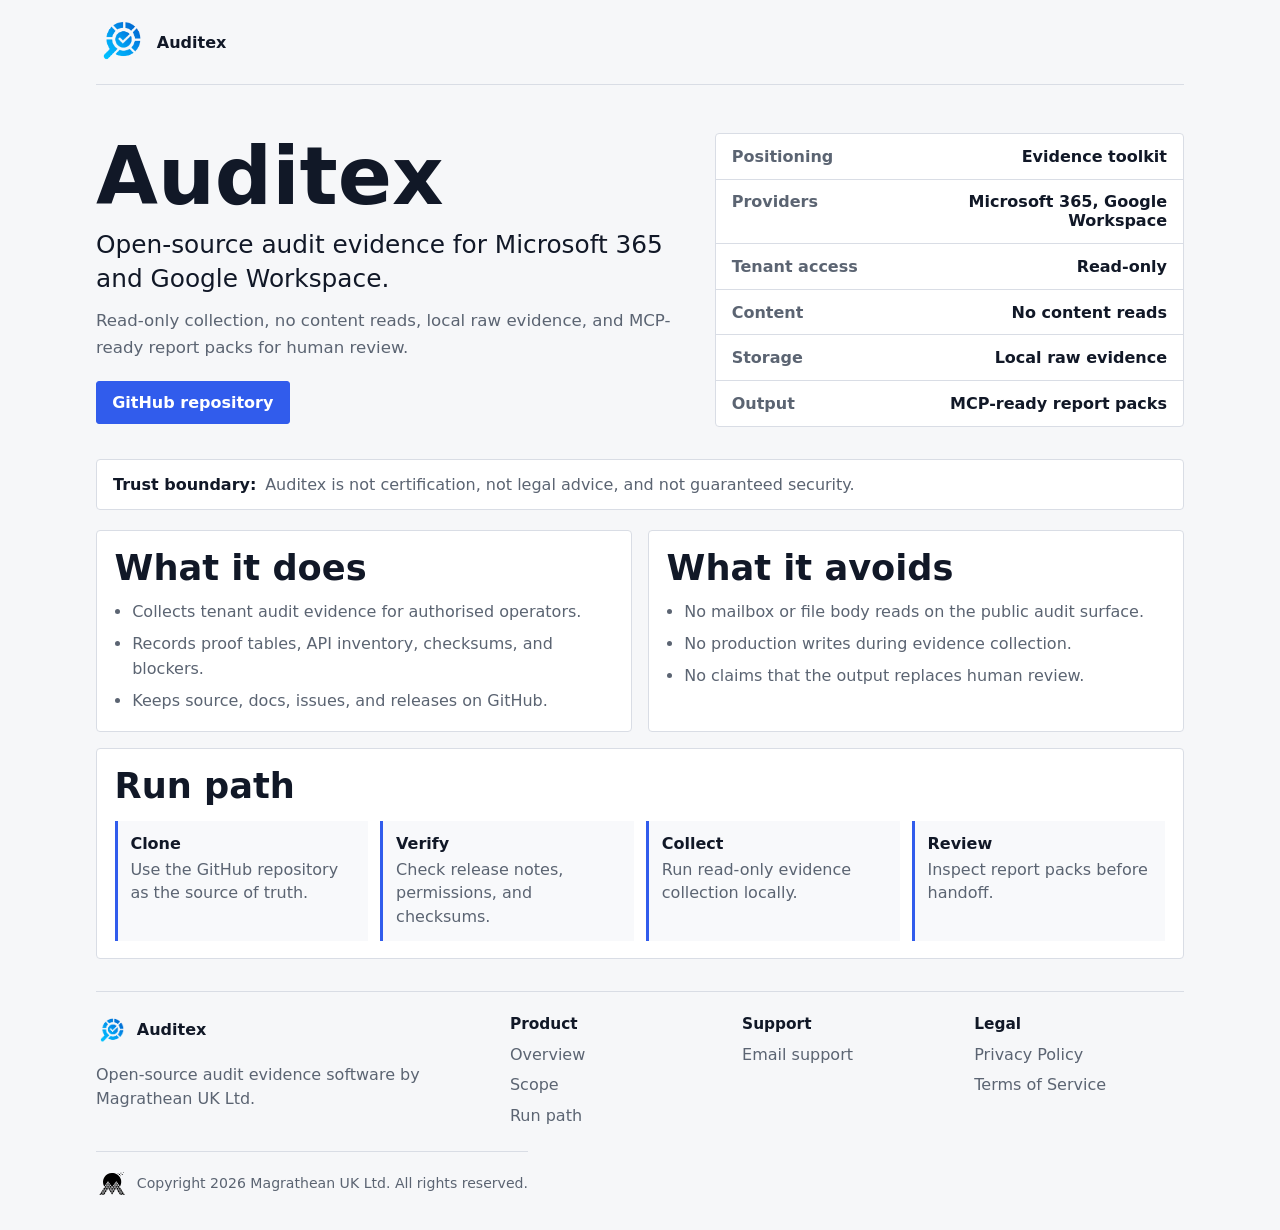
<file: index.html>
<!doctype html>
<html lang="en-GB">
<head>
  <meta charset="utf-8">
  <meta name="viewport" content="width=device-width, initial-scale=1">
  <meta name="robots" content="index,follow">
  <meta name="description" content="Auditex is an open-source, read-only Microsoft 365 and Google Workspace audit evidence toolkit.">
  <meta property="og:title" content="Auditex | Open-source tenant audit evidence">
  <meta property="og:description" content="Read-only Microsoft 365 and Google Workspace audit evidence toolkit. Source, docs, and releases live on GitHub.">
  <meta property="og:type" content="website">
  <meta property="og:url" content="https://auditex.hu/">
  <meta property="og:image" content="https://auditex.hu/assets/icon-192.png">
  <meta name="twitter:card" content="summary_large_image">
  <meta name="twitter:title" content="Auditex | Open-source tenant audit evidence">
  <meta name="twitter:description" content="Open-source tenant audit evidence for Microsoft 365 and Google Workspace.">
  <meta name="twitter:image" content="https://auditex.hu/assets/icon-192.png">
  <link rel="canonical" href="https://auditex.hu/">
  <link rel="icon" type="image/png" sizes="32x32" href="/assets/icon-32.png">
  <link rel="icon" type="image/png" sizes="192x192" href="/assets/icon-192.png">
  <link rel="apple-touch-icon" sizes="180x180" href="/assets/apple-touch-icon.png">
  <link rel="stylesheet" href="/assets/auditex-plain-v2.css">
  <script async src="https://www.googletagmanager.com/gtag/js?id=G-S0JDG0B9MT"></script>
  <script>
    window.dataLayer = window.dataLayer || [];
    function gtag(){dataLayer.push(arguments);}
    gtag('consent', 'default', {
      analytics_storage: 'granted',
      ad_storage: 'granted',
      ad_user_data: 'granted',
      ad_personalization: 'granted',
      functionality_storage: 'granted',
      personalization_storage: 'granted',
      security_storage: 'granted'
    });
    gtag('js', new Date());
    gtag('config', 'G-S0JDG0B9MT');
  </script>
  <title>Auditex | Open-source tenant audit evidence</title>
  <script type="application/ld+json">
    {
      "@context": "https://schema.org",
      "@type": "SoftwareApplication",
      "name": "Auditex",
      "applicationCategory": "SecurityApplication",
      "operatingSystem": "macOS, Linux, Windows",
      "url": "https://auditex.hu/",
      "codeRepository": "https://github.com/magrathean-uk/auditex",
      "downloadUrl": "https://github.com/magrathean-uk/auditex/releases",
      "sameAs": ["https://github.com/magrathean-uk/auditex"],
      "description": "Open-source, read-only Microsoft 365 and Google Workspace audit evidence toolkit.",
      "offers": {
        "@type": "Offer",
        "price": "0",
        "priceCurrency": "GBP"
      }
    }
  </script>
</head>
<body>
  <a class="skip-link" href="#content">Skip to content</a>
  <div class="page">
    <header class="site-header">
      <a class="brand" href="/" aria-label="Auditex home">
        <img class="brand-logo" src="/assets/auditex-logo.webp" width="96" height="96" alt="Auditex logo">
        <span>Auditex</span>
      </a>
    </header>

    <main id="content">
      <section class="product-intro" id="product">
        <div>
          <h1>Auditex</h1>
          <p class="lede">Open-source audit evidence for Microsoft 365 and Google Workspace.</p>
          <p class="summary">Read-only collection, no content reads, local raw evidence, and MCP-ready report packs for human review.</p>
          <div class="actions">
            <a class="button primary" href="https://github.com/magrathean-uk/auditex">GitHub repository</a>
          </div>
        </div>

        <dl class="fact-table" aria-label="Auditex facts">
          <div><dt>Positioning</dt><dd>Evidence toolkit</dd></div>
          <div><dt>Providers</dt><dd>Microsoft 365, Google Workspace</dd></div>
          <div><dt>Tenant access</dt><dd>Read-only</dd></div>
          <div><dt>Content</dt><dd>No content reads</dd></div>
          <div><dt>Storage</dt><dd>Local raw evidence</dd></div>
          <div><dt>Output</dt><dd>MCP-ready report packs</dd></div>
        </dl>
      </section>

      <section class="notice">
        <strong>Trust boundary:</strong>
        <span>Auditex is not certification, not legal advice, and not guaranteed security.</span>
      </section>

      <section class="two-column" id="scope">
        <div>
          <h2>What it does</h2>
          <ul class="plain-list">
            <li>Collects tenant audit evidence for authorised operators.</li>
            <li>Records proof tables, API inventory, checksums, and blockers.</li>
            <li>Keeps source, docs, issues, and releases on GitHub.</li>
          </ul>
        </div>
        <div>
          <h2>What it avoids</h2>
          <ul class="plain-list">
            <li>No mailbox or file body reads on the public audit surface.</li>
            <li>No production writes during evidence collection.</li>
            <li>No claims that the output replaces human review.</li>
          </ul>
        </div>
      </section>

      <section class="run-section" id="run">
        <h2>Run path</h2>
        <ol class="run-list">
          <li><strong>Clone</strong><span>Use the GitHub repository as the source of truth.</span></li>
          <li><strong>Verify</strong><span>Check release notes, permissions, and checksums.</span></li>
          <li><strong>Collect</strong><span>Run read-only evidence collection locally.</span></li>
          <li><strong>Review</strong><span>Inspect report packs before handoff.</span></li>
        </ol>
      </section>

    </main>

    <footer class="site-footer">
      <div class="footer-grid">
        <div>
          <a class="brand" href="/" aria-label="Auditex home">
            <img class="brand-logo" src="/assets/auditex-logo.webp" width="96" height="96" alt="">
            <span>Auditex</span>
          </a>
          <p>Open-source audit evidence software by Magrathean UK Ltd.</p>
        </div>
        <div>
          <h3>Product</h3>
          <ul>
            <li><a href="#product">Overview</a></li>
            <li><a href="#scope">Scope</a></li>
            <li><a href="#run">Run path</a></li>
          </ul>
        </div>
        <div>
          <h3>Support</h3>
          <ul>
            <li><a href="mailto:contact@magrathean.uk">Email support</a></li>
          </ul>
        </div>
        <div>
          <h3>Legal</h3>
          <ul>
            <li><a href="/privacy/">Privacy Policy</a></li>
            <li><a href="/terms/">Terms of Service</a></li>
          </ul>
        </div>
      </div>
      <p class="copyright"><img src="/assets/magrathean-mark.svg" alt=""> Copyright 2026 Magrathean UK Ltd. All rights reserved.</p>
    </footer>
  </div>
</body>
</html>
</file>
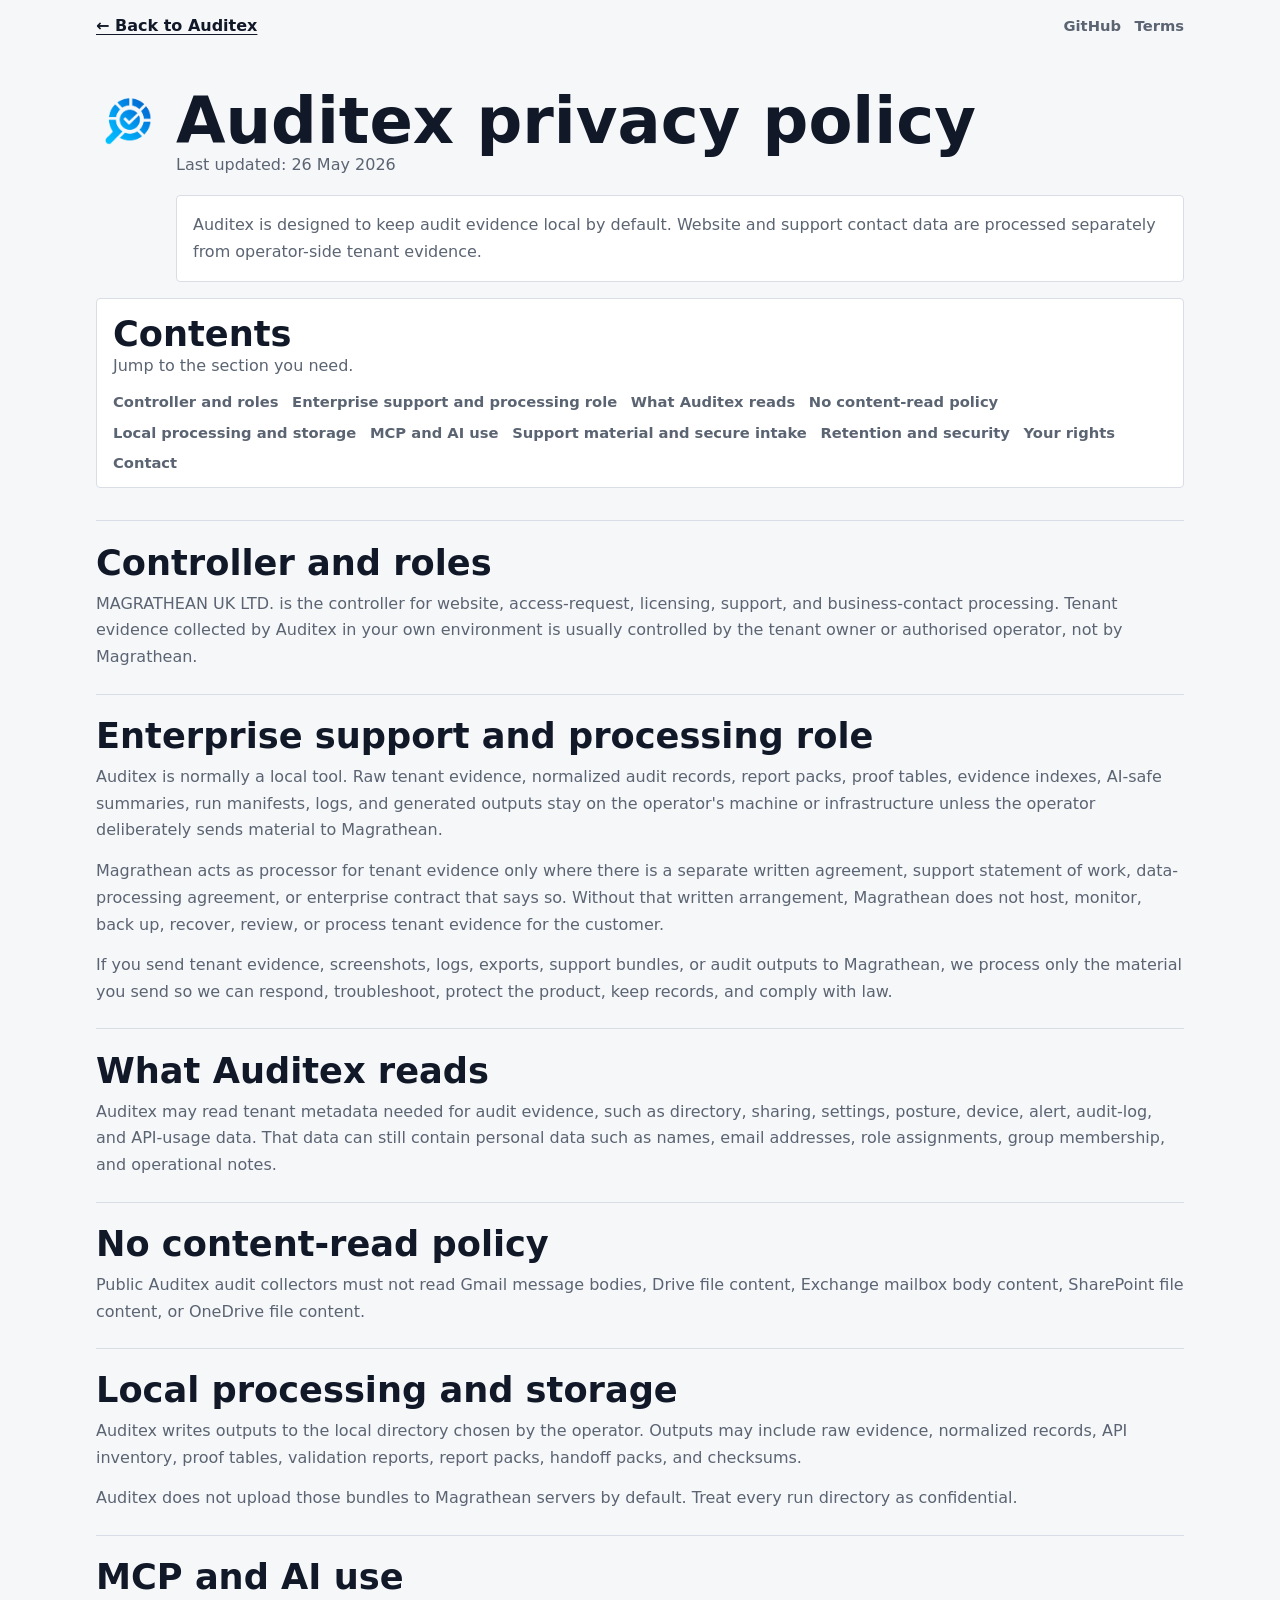
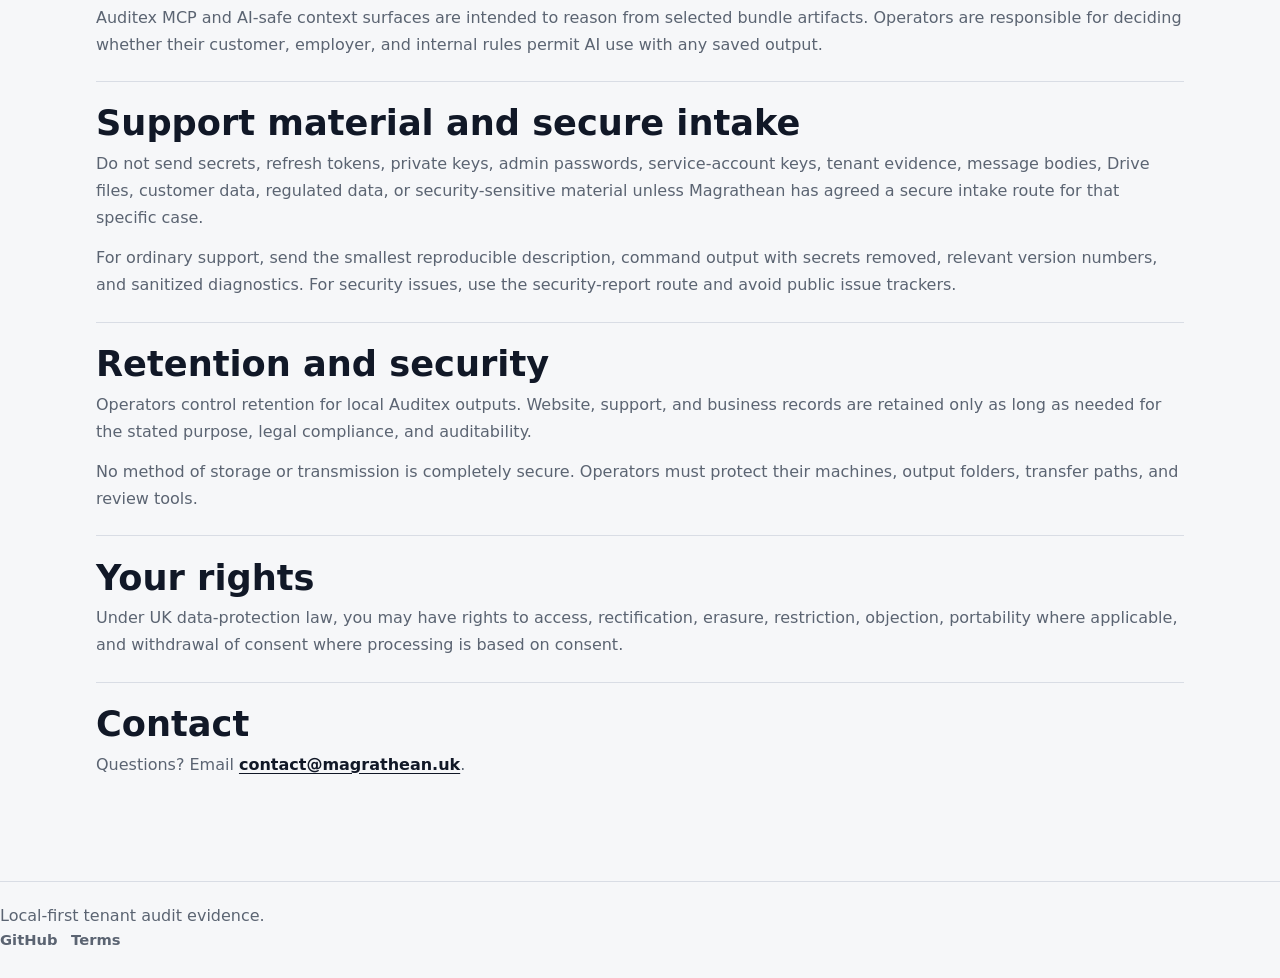
<file: privacy/index.html>
<!doctype html>
<html lang="en-GB">
<head>
  <meta charset="utf-8">
  <meta name="viewport" content="width=device-width, initial-scale=1">
  <meta name="description" content="Auditex privacy policy for local-first tenant audit evidence and website-side contact processing.">
  <meta name="robots" content="index,follow">
  <link rel="canonical" href="https://auditex.hu/privacy/">
  <link rel="icon" type="image/png" sizes="32x32" href="/assets/icon-32.png">
  <link rel="icon" type="image/png" sizes="192x192" href="/assets/icon-192.png">
  <link rel="apple-touch-icon" sizes="180x180" href="/assets/apple-touch-icon.png">
  <link rel="stylesheet" href="/assets/auditex-plain-v2.css">
  <script async src="https://www.googletagmanager.com/gtag/js?id=G-S0JDG0B9MT"></script>
  <script>
    window.dataLayer = window.dataLayer || [];
    function gtag(){dataLayer.push(arguments);}
    gtag('consent', 'default', {
      analytics_storage: 'granted',
      ad_storage: 'granted',
      ad_user_data: 'granted',
      ad_personalization: 'granted',
      functionality_storage: 'granted',
      personalization_storage: 'granted',
      security_storage: 'granted'
    });
    gtag('js', new Date());
    gtag('config', 'G-S0JDG0B9MT');
  </script>
  <title>Auditex privacy policy</title>
</head>
<body>
  <a class="skip-link" href="#content">Skip to content</a>
  <div class="site-shell">
    <header class="legal-top">
      <a class="back-link" href="/">&larr; Back to Auditex</a>
      <nav class="legal-links" aria-label="Legal links">
        <a href="https://github.com/magrathean-uk/auditex">GitHub</a>
        <a href="/terms/">Terms</a>
      </nav>
    </header>

    <main id="content" class="legal-main">
      <section class="legal-head">
        <img class="hero-logo-lg" src="/assets/auditex-logo.webp" width="192" height="192" alt="Auditex logo">
        <div class="legal-title">
          <h1>Auditex privacy policy</h1>
          <p class="legal-meta">Last updated: 26 May 2026</p>
          <div class="legal-card">
            <p class="legal-copy">Auditex is designed to keep audit evidence local by default. Website and support contact data are processed separately from operator-side tenant evidence.</p>
          </div>
        </div>
      </section>

      <aside class="toc-card" aria-label="Contents">
        <h2>Contents</h2>
        <p>Jump to the section you need.</p>
        <nav class="toc-links" aria-label="Privacy contents">
          <a href="#controller-and-roles">Controller and roles</a>
          <a href="#enterprise-support-and-processing-role">Enterprise support and processing role</a>
          <a href="#what-auditex-reads">What Auditex reads</a>
          <a href="#no-content-read-policy">No content-read policy</a>
          <a href="#local-processing-and-storage">Local processing and storage</a>
          <a href="#mcp-and-ai-use">MCP and AI use</a>
          <a href="#support-material-and-secure-intake">Support material and secure intake</a>
          <a href="#retention-and-security">Retention and security</a>
          <a href="#your-rights">Your rights</a>
          <a href="#contact">Contact</a>
        </nav>
      </aside>

      <section class="legal-sections">
        <section class="legal-section" id="controller-and-roles">
          <h2>Controller and roles</h2>
          <p>MAGRATHEAN UK LTD. is the controller for website, access-request, licensing, support, and business-contact processing. Tenant evidence collected by Auditex in your own environment is usually controlled by the tenant owner or authorised operator, not by Magrathean.</p>
        </section>

        <section class="legal-section" id="enterprise-support-and-processing-role">
          <h2>Enterprise support and processing role</h2>
          <p>Auditex is normally a local tool. Raw tenant evidence, normalized audit records, report packs, proof tables, evidence indexes, AI-safe summaries, run manifests, logs, and generated outputs stay on the operator's machine or infrastructure unless the operator deliberately sends material to Magrathean.</p>
          <p>Magrathean acts as processor for tenant evidence only where there is a separate written agreement, support statement of work, data-processing agreement, or enterprise contract that says so. Without that written arrangement, Magrathean does not host, monitor, back up, recover, review, or process tenant evidence for the customer.</p>
          <p>If you send tenant evidence, screenshots, logs, exports, support bundles, or audit outputs to Magrathean, we process only the material you send so we can respond, troubleshoot, protect the product, keep records, and comply with law.</p>
        </section>

        <section class="legal-section" id="what-auditex-reads">
          <h2>What Auditex reads</h2>
          <p>Auditex may read tenant metadata needed for audit evidence, such as directory, sharing, settings, posture, device, alert, audit-log, and API-usage data. That data can still contain personal data such as names, email addresses, role assignments, group membership, and operational notes.</p>
        </section>

        <section class="legal-section" id="no-content-read-policy">
          <h2>No content-read policy</h2>
          <p>Public Auditex audit collectors must not read Gmail message bodies, Drive file content, Exchange mailbox body content, SharePoint file content, or OneDrive file content.</p>
        </section>

        <section class="legal-section" id="local-processing-and-storage">
          <h2>Local processing and storage</h2>
          <p>Auditex writes outputs to the local directory chosen by the operator. Outputs may include raw evidence, normalized records, API inventory, proof tables, validation reports, report packs, handoff packs, and checksums.</p>
          <p>Auditex does not upload those bundles to Magrathean servers by default. Treat every run directory as confidential.</p>
        </section>

        <section class="legal-section" id="mcp-and-ai-use">
          <h2>MCP and AI use</h2>
          <p>Auditex MCP and AI-safe context surfaces are intended to reason from selected bundle artifacts. Operators are responsible for deciding whether their customer, employer, and internal rules permit AI use with any saved output.</p>
        </section>

        <section class="legal-section" id="support-material-and-secure-intake">
          <h2>Support material and secure intake</h2>
          <p>Do not send secrets, refresh tokens, private keys, admin passwords, service-account keys, tenant evidence, message bodies, Drive files, customer data, regulated data, or security-sensitive material unless Magrathean has agreed a secure intake route for that specific case.</p>
          <p>For ordinary support, send the smallest reproducible description, command output with secrets removed, relevant version numbers, and sanitized diagnostics. For security issues, use the security-report route and avoid public issue trackers.</p>
        </section>

        <section class="legal-section" id="retention-and-security">
          <h2>Retention and security</h2>
          <p>Operators control retention for local Auditex outputs. Website, support, and business records are retained only as long as needed for the stated purpose, legal compliance, and auditability.</p>
          <p>No method of storage or transmission is completely secure. Operators must protect their machines, output folders, transfer paths, and review tools.</p>
        </section>

        <section class="legal-section" id="your-rights">
          <h2>Your rights</h2>
          <p>Under UK data-protection law, you may have rights to access, rectification, erasure, restriction, objection, portability where applicable, and withdrawal of consent where processing is based on consent.</p>
        </section>

        <section class="legal-section" id="contact">
          <h2>Contact</h2>
          <p>Questions? Email <a href="mailto:contact@magrathean.uk">contact@magrathean.uk</a>.</p>
        </section>
      </section>
    </main>

    <footer class="site-footer">
      <p>Local-first tenant audit evidence.</p>
      <nav class="footer-links" aria-label="Footer links">
        <a href="https://github.com/magrathean-uk/auditex">GitHub</a>
        <a href="/terms/">Terms</a>
      </nav>
    </footer>
  </div>
</body>
</html>
</file>
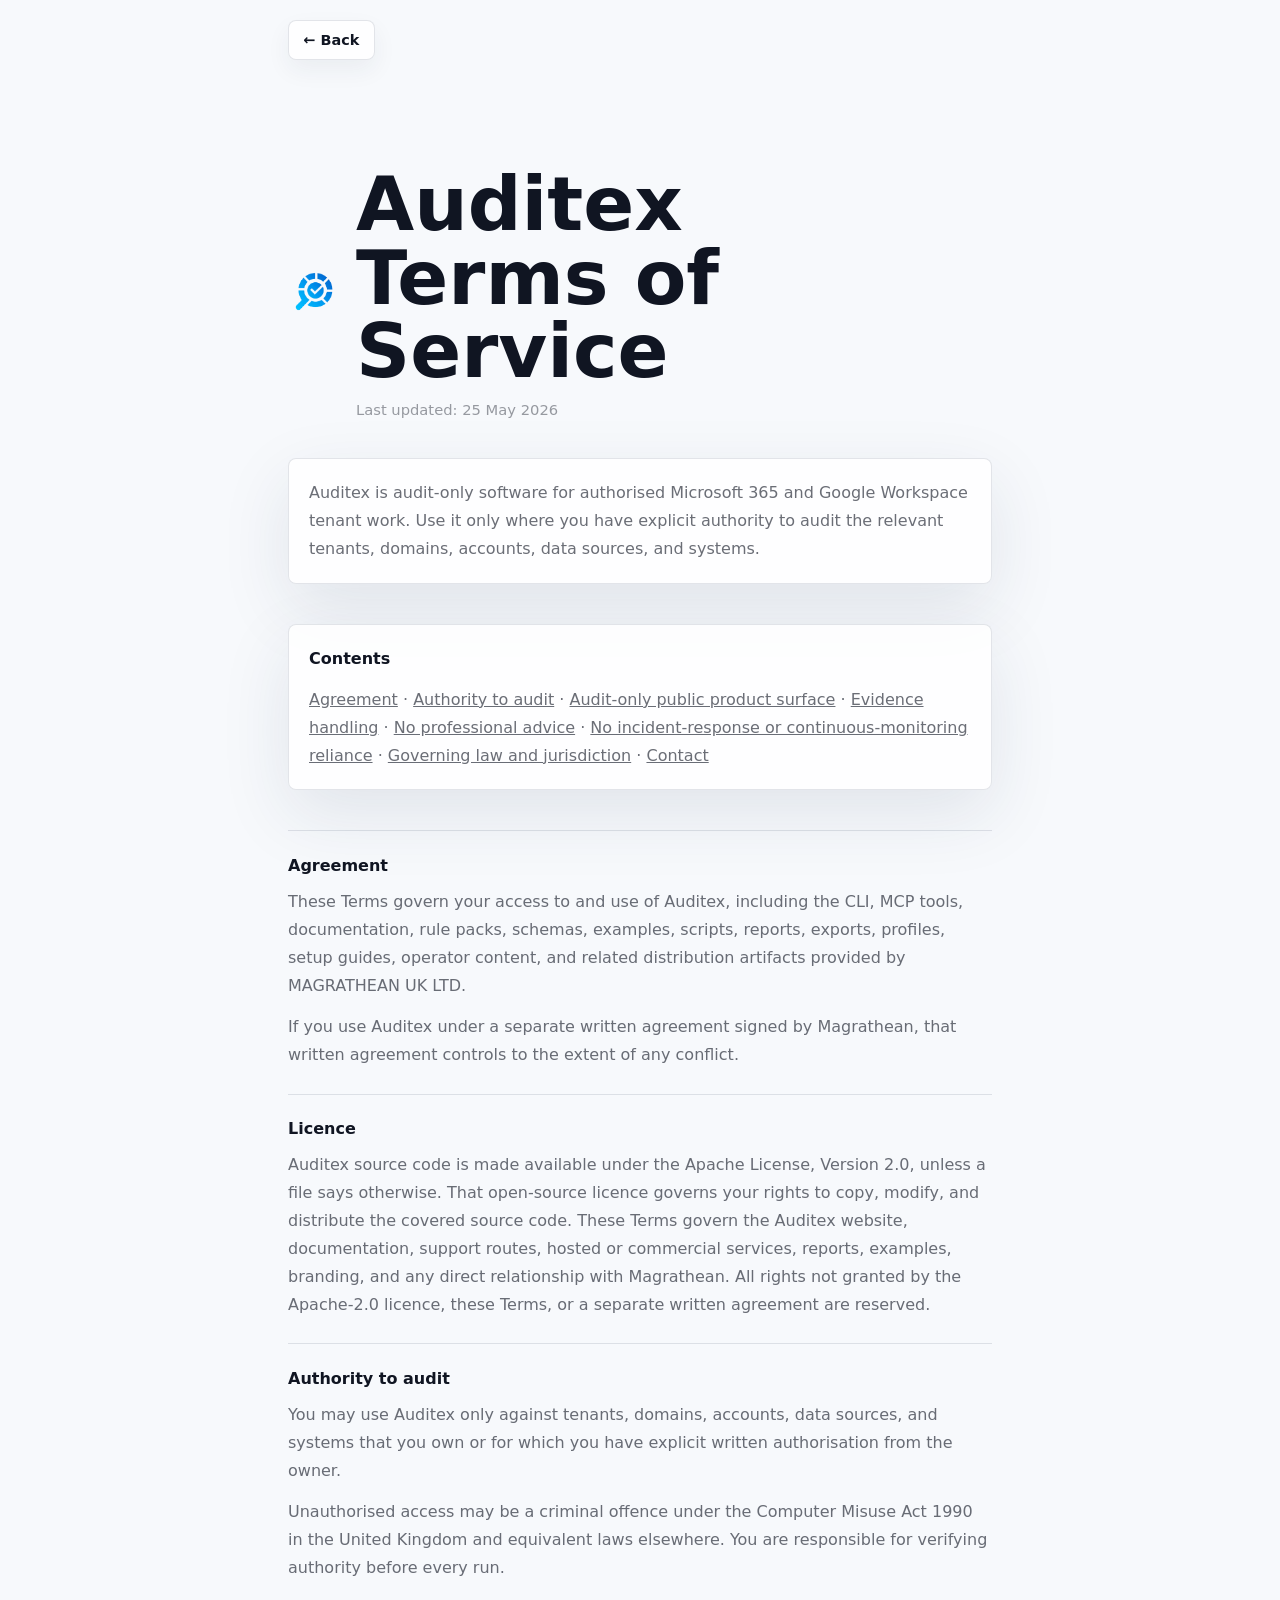
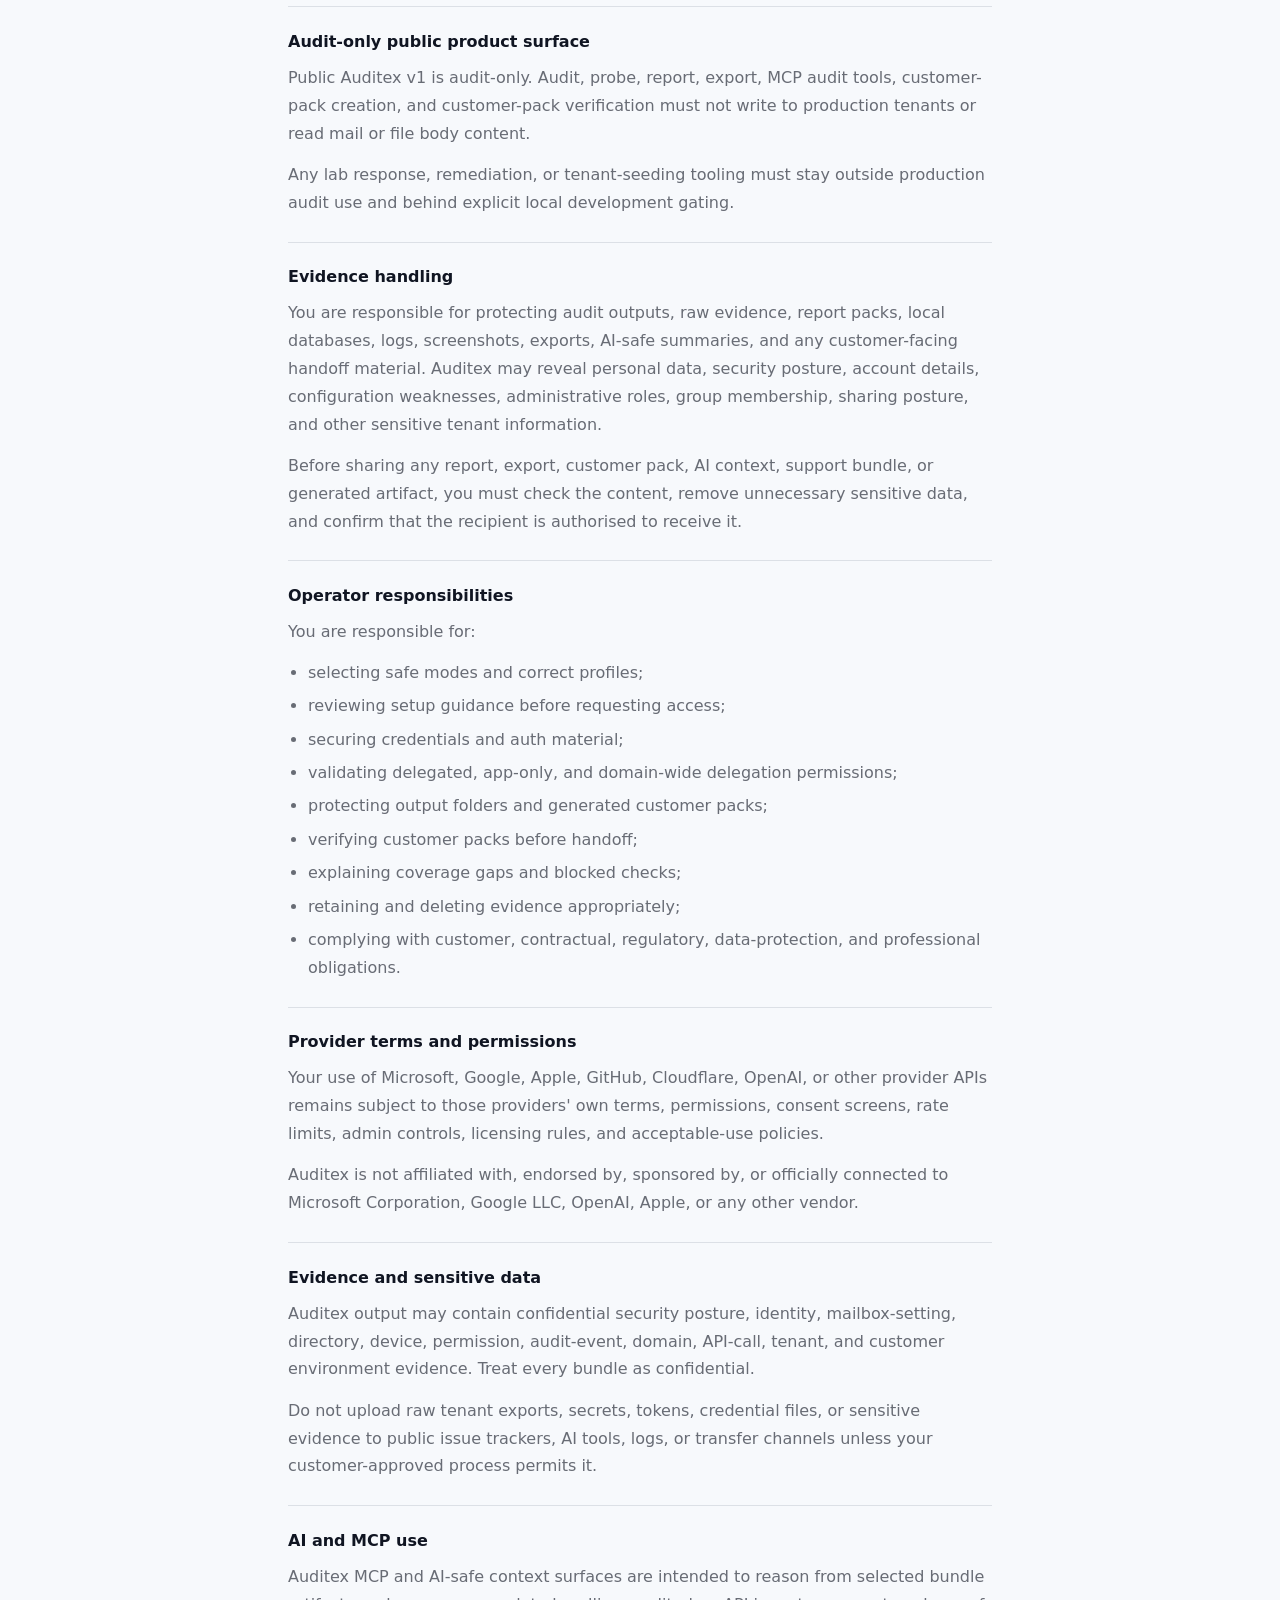
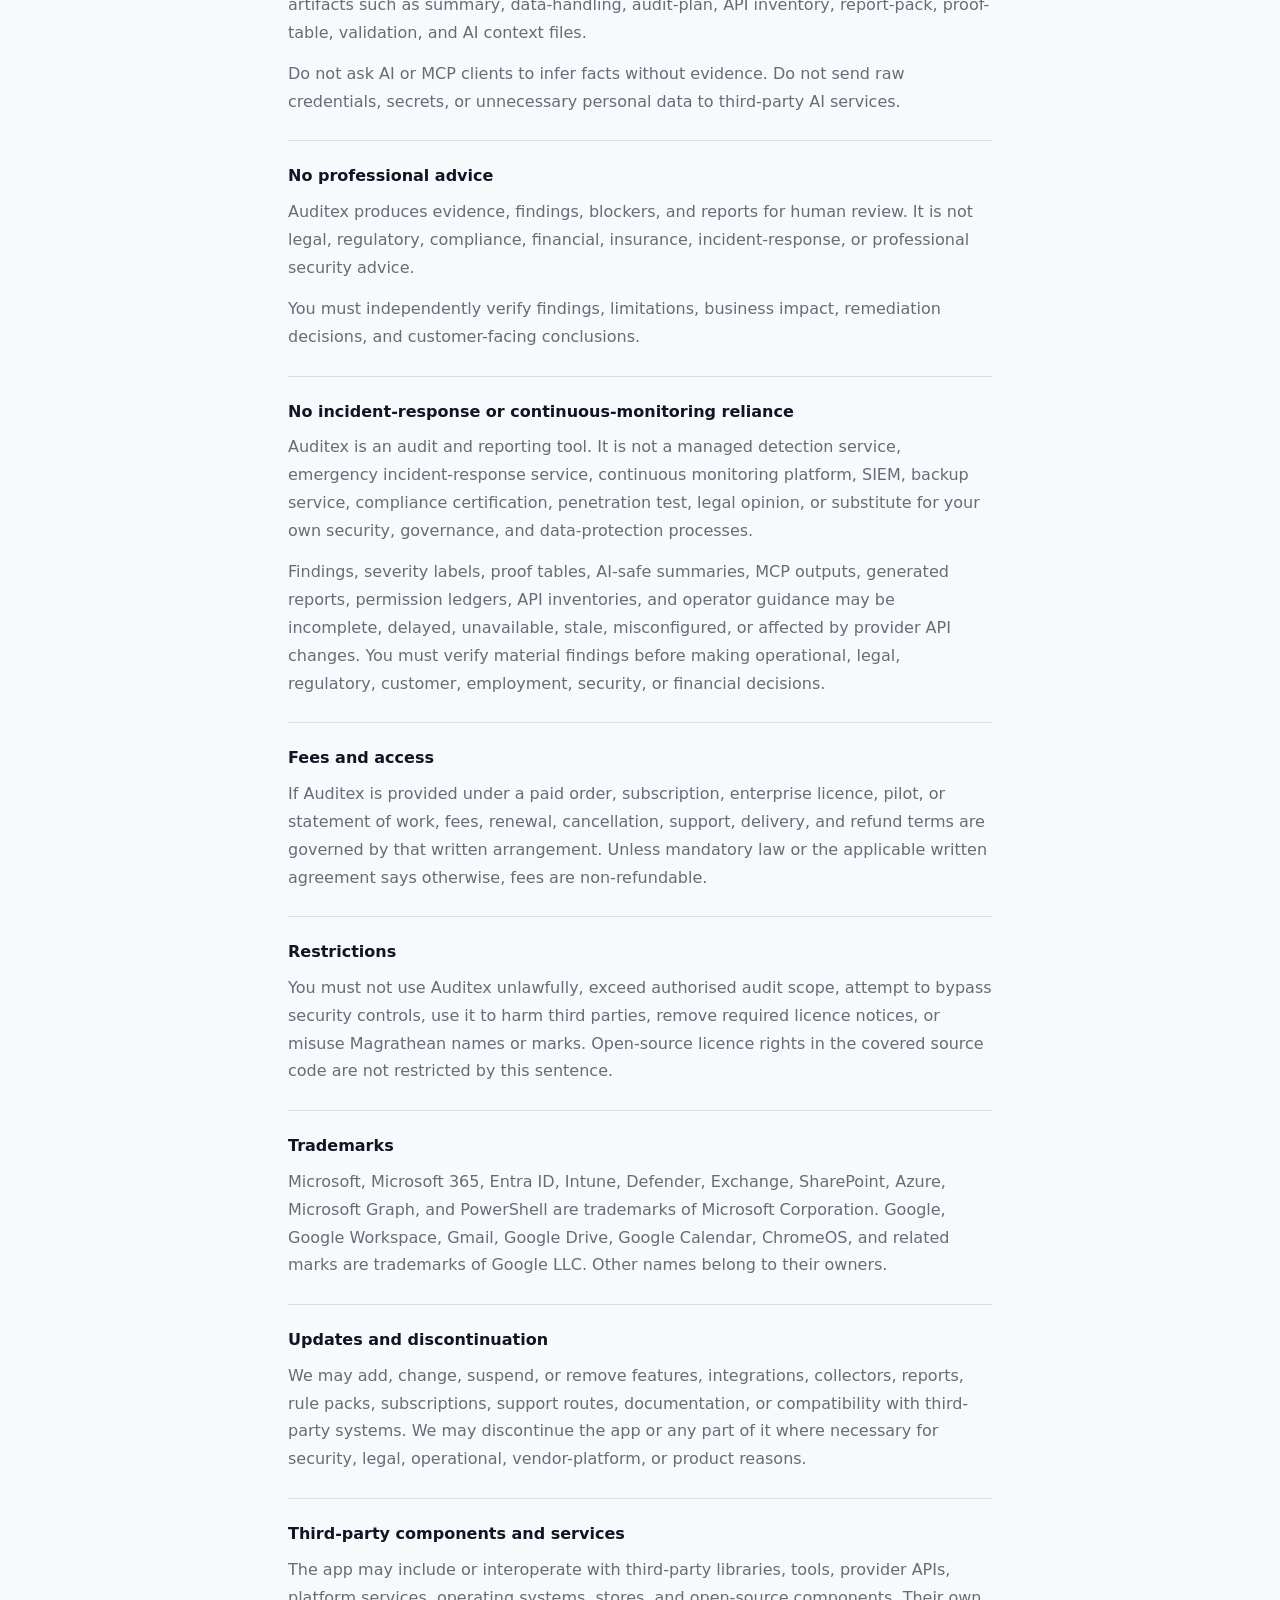
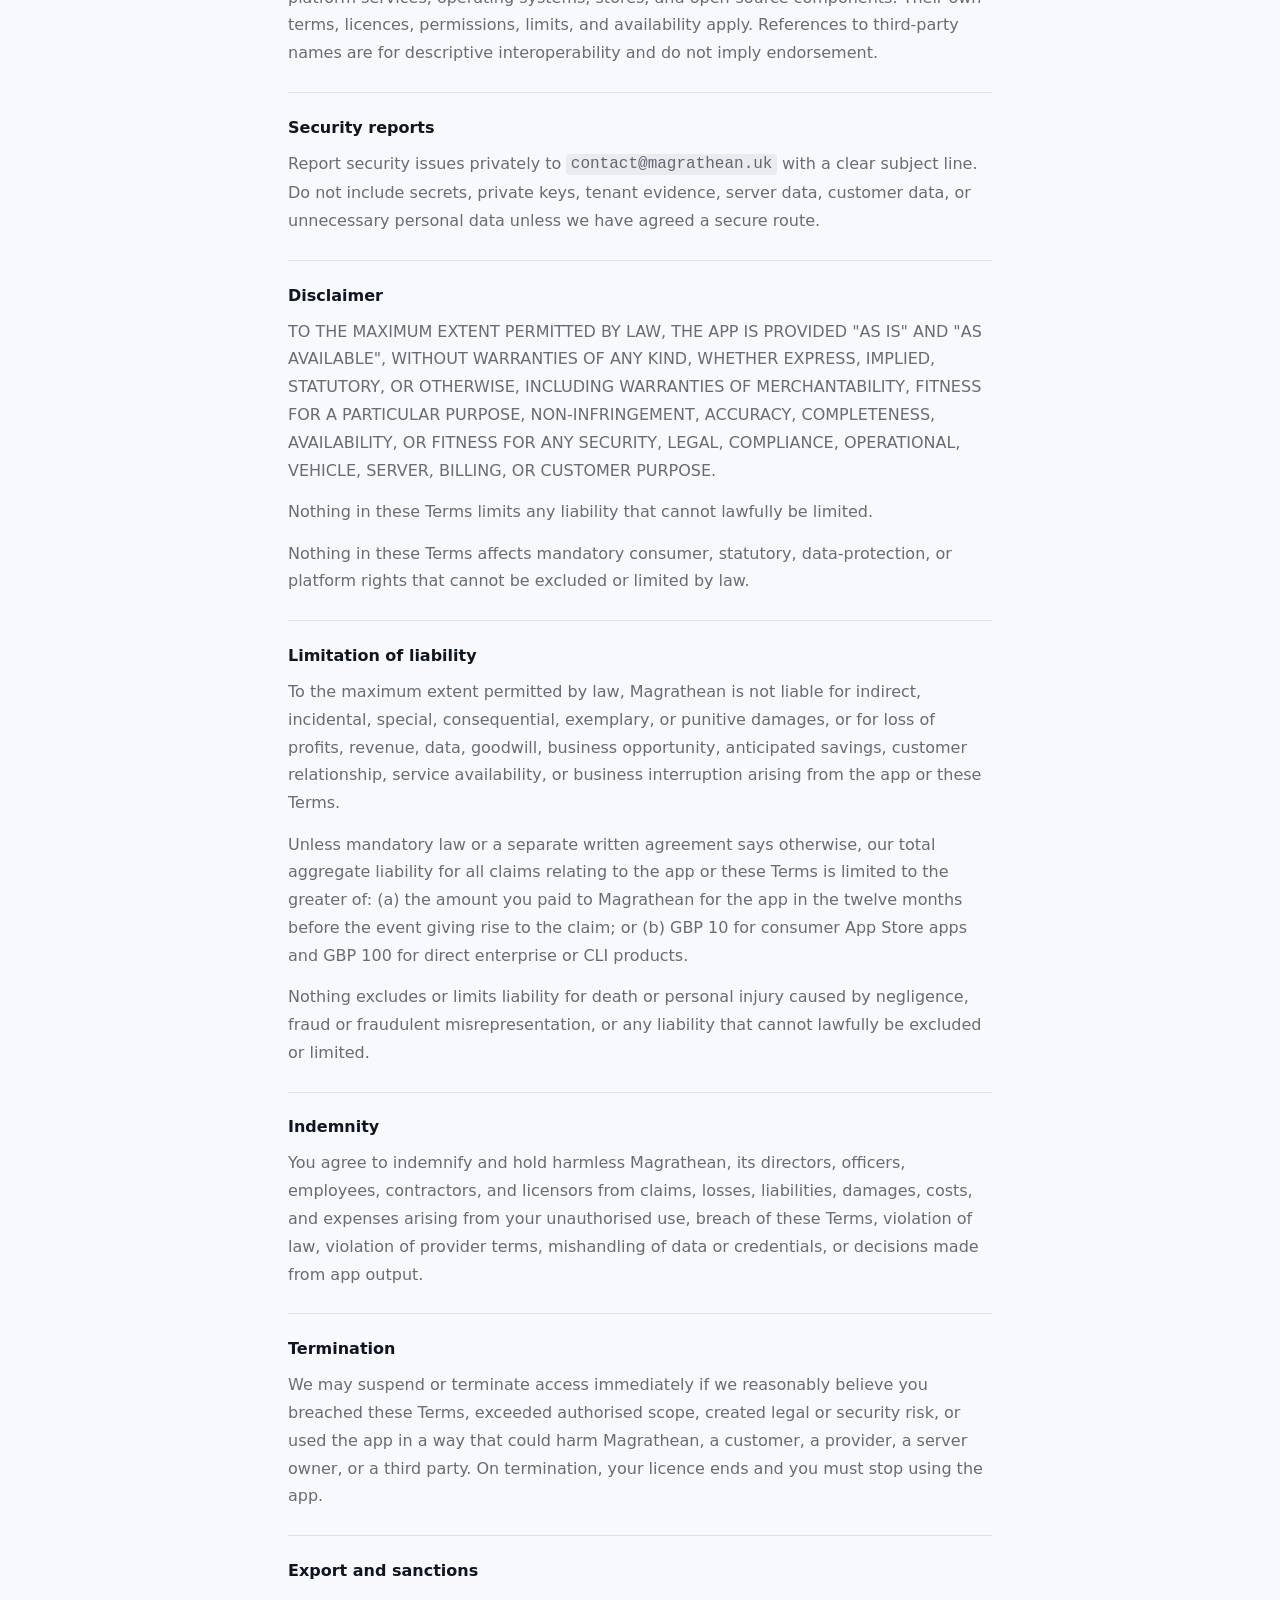
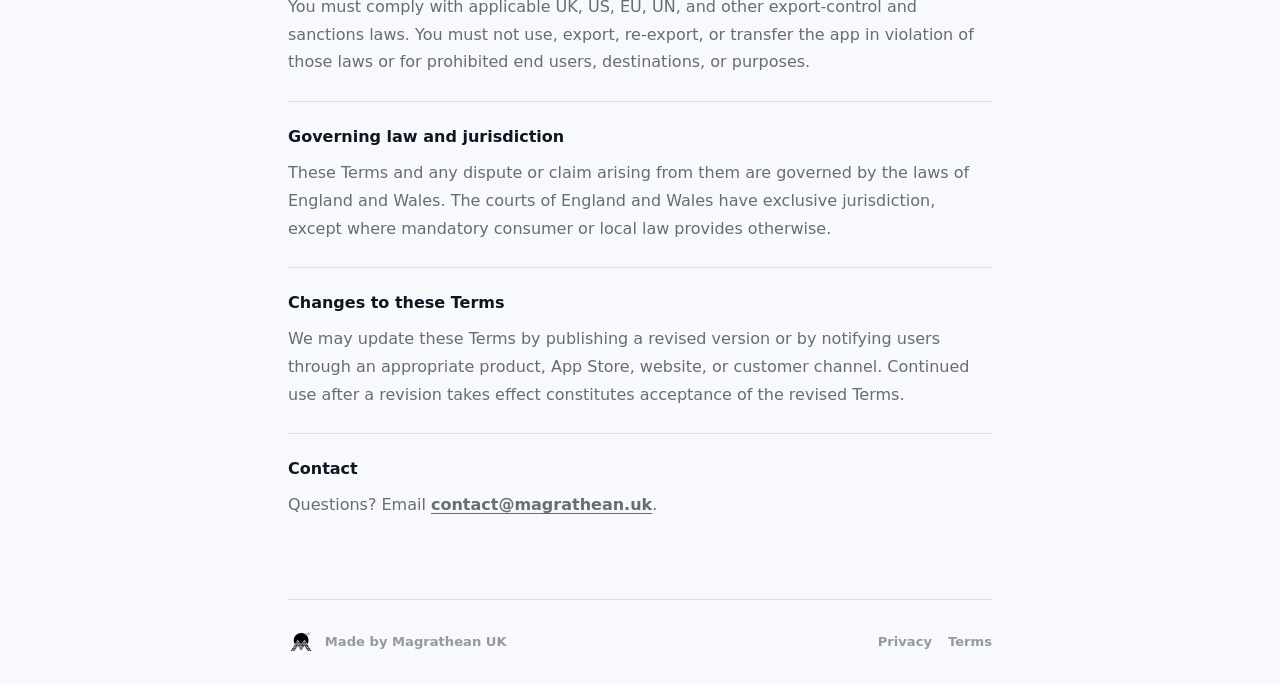
<file: terms/index.html>
<!DOCTYPE html>
<html lang="en-GB">
<head>
  <meta charset="utf-8">
  <meta name="viewport" content="width=device-width, initial-scale=1">
  <meta name="description" content="Auditex legal information for local-first tenant audit evidence.">
  <meta name="robots" content="index,follow">
  <link rel="canonical" href="https://auditex.hu/terms/">
  <link rel="icon" type="image/png" sizes="32x32" href="/assets/icon-32.png">
  <link rel="icon" type="image/png" sizes="192x192" href="/assets/icon-192.png">
  <link rel="apple-touch-icon" sizes="180x180" href="/assets/apple-touch-icon.png">
  <script async src="https://www.googletagmanager.com/gtag/js?id=G-S0JDG0B9MT"></script>
  <script>
    window.dataLayer = window.dataLayer || [];
    function gtag(){dataLayer.push(arguments);}
    gtag('consent', 'default', {
      analytics_storage: 'granted',
      ad_storage: 'granted',
      ad_user_data: 'granted',
      ad_personalization: 'granted',
      functionality_storage: 'granted',
      personalization_storage: 'granted',
      security_storage: 'granted'
    });
    gtag('js', new Date());
    gtag('config', 'G-S0JDG0B9MT');
  </script>
  <title>Auditex Terms of Service</title>
  <style>

    :root {
      color-scheme: light;
      --bg: #f7f9fc;
      --ink: #101522;
      --muted: rgba(16, 21, 34, 0.62);
      --faint: rgba(16, 21, 34, 0.42);
      --line: rgba(31, 46, 76, 0.12);
      --surface: rgba(255, 255, 255, 0.82);
      --shadow: 0 24px 70px rgba(31, 46, 76, 0.10);
    }

    * { box-sizing: border-box; }

    body {
      margin: 0;
      min-width: 320px;
      background: var(--bg);
      color: var(--ink);
      font-family: Inter, ui-sans-serif, system-ui, -apple-system, BlinkMacSystemFont, "Segoe UI", sans-serif;
      -webkit-font-smoothing: antialiased;
      text-rendering: optimizeLegibility;
    }

    a { color: inherit; }
    .page { width: min(100% - 2rem, 44rem); margin: 0 auto; }
    .legal-top { display: flex; align-items: center; justify-content: space-between; gap: 1rem; padding: 1.25rem 0; }
    .back { display: inline-flex; align-items: center; min-height: 2.5rem; border: 1px solid var(--line); border-radius: 8px; padding: 0 0.9rem; background: var(--surface); color: var(--ink); font-size: 0.9rem; font-weight: 700; text-decoration: none; box-shadow: 0 10px 24px rgba(31, 46, 76, 0.06); }
    .made-by { display: inline-flex; align-items: center; gap: 0.65rem; justify-content: center; color: var(--faint); font-size: 0.82rem; font-weight: 720; text-decoration: none; }
    .made-by img { width: 1.65rem; height: 1.65rem; object-fit: contain; }
    main { padding: clamp(2.5rem, 7vw, 5.5rem) 0 5rem; }
    .legal-title { display: flex; align-items: center; gap: 1rem; margin-bottom: 2rem; }
    .app-logo { width: 3.25rem; height: 3.25rem; border-radius: 10px; box-shadow: var(--shadow); object-fit: contain; }
    .app-logo.auditex-logo { border-radius: 0; box-shadow: none; }
    h1, h2, p { margin: 0; }
    h1 { font-size: clamp(2.6rem, 8vw, 4.7rem); line-height: 0.98; letter-spacing: 0; font-weight: 760; }
    .meta { margin-top: 0.75rem; color: var(--faint); font-size: 0.92rem; }
    .highlight { margin: 2.5rem 0; border: 1px solid var(--line); border-radius: 8px; background: var(--surface); box-shadow: var(--shadow); padding: 1.25rem; }
    .highlight p, .legal-section p, .contact p, .legal-section li { color: var(--muted); font-size: 1rem; line-height: 1.74; }
    .legal-section ul { margin: 0.8rem 0 0; padding-left: 1.25rem; }
    .legal-section p + p, .legal-section ul + p, .highlight p + p { margin-top: 0.85rem; }
    .legal-section li + li { margin-top: 0.35rem; }
    code { background: rgba(16, 21, 34, 0.06); border-radius: 4px; padding: 0.08rem 0.28rem; }
    .highlight strong { color: var(--ink); }
    .legal-section { padding: 1.55rem 0; border-top: 1px solid var(--line); }
    .legal-section h2, .contact h2 { margin-bottom: 0.7rem; font-size: 1rem; line-height: 1.3; }
    .contact { padding-top: 1.55rem; border-top: 1px solid var(--line); }
    .contact a { font-weight: 720; text-underline-offset: 0.2em; }
    footer { align-items: center; border-top: 1px solid var(--line); color: var(--faint); display: flex; gap: 1.2rem; justify-content: space-between; padding: 1.8rem 0 2rem; }
    .legal-links { display: inline-flex; gap: 1rem; font-size: 0.82rem; font-weight: 720; }
    .legal-links a { text-decoration: none; }
    .legal-links a:hover, .made-by:hover { color: var(--ink); }
    @media (max-width: 560px) { .legal-top { align-items: flex-start; flex-direction: column-reverse; } .legal-title { align-items: flex-start; flex-direction: column; } .back { width: 100%; justify-content: center; } footer { align-items: flex-start; flex-direction: column; } }

  </style>
</head>
<body>
  <div class="page">
    <header class="legal-top" aria-label="Legal page header">
      <a class="back" href="/">&larr; Back</a>
    </header>

    <main>
      <div class="legal-title">
        <img class="app-logo auditex-logo" src="/assets/auditex-logo.webp" alt="Auditex icon">
        <div>
          <h1>Auditex<br>Terms of Service</h1>
          <p class="meta">Last updated: 25 May 2026</p>
        </div>
      </div>
      <div class="highlight"><p>Auditex is audit-only software for authorised Microsoft 365 and Google Workspace tenant work. Use it only where you have explicit authority to audit the relevant tenants, domains, accounts, data sources, and systems.</p></div>
      <div class="highlight"><p><strong>Contents</strong></p><p><a href="#agreement">Agreement</a> · <a href="#authority-to-audit">Authority to audit</a> · <a href="#audit-only-public-product-surface">Audit-only public product surface</a> · <a href="#evidence-handling">Evidence handling</a> · <a href="#no-professional-advice">No professional advice</a> · <a href="#no-incident-response-or-continuous-monitoring-reliance">No incident-response or continuous-monitoring reliance</a> · <a href="#governing-law-and-jurisdiction">Governing law and jurisdiction</a> · <a href="#contact">Contact</a></p></div>
      <section class="legal-section" id="agreement"><h2>Agreement</h2><p>These Terms govern your access to and use of Auditex, including the CLI, MCP tools, documentation, rule packs, schemas, examples, scripts, reports, exports, profiles, setup guides, operator content, and related distribution artifacts provided by MAGRATHEAN UK LTD.</p>
<p>If you use Auditex under a separate written agreement signed by Magrathean, that written agreement controls to the extent of any conflict.</p></section>
      <section class="legal-section"><h2>Licence</h2><p>Auditex source code is made available under the Apache License, Version 2.0, unless a file says otherwise. That open-source licence governs your rights to copy, modify, and distribute the covered source code. These Terms govern the Auditex website, documentation, support routes, hosted or commercial services, reports, examples, branding, and any direct relationship with Magrathean. All rights not granted by the Apache-2.0 licence, these Terms, or a separate written agreement are reserved.</p></section>
      <section class="legal-section" id="authority-to-audit"><h2>Authority to audit</h2><p>You may use Auditex only against tenants, domains, accounts, data sources, and systems that you own or for which you have explicit written authorisation from the owner.</p>
<p>Unauthorised access may be a criminal offence under the Computer Misuse Act 1990 in the United Kingdom and equivalent laws elsewhere. You are responsible for verifying authority before every run.</p></section>
      <section class="legal-section" id="audit-only-public-product-surface"><h2>Audit-only public product surface</h2><p>Public Auditex v1 is audit-only. Audit, probe, report, export, MCP audit tools, customer-pack creation, and customer-pack verification must not write to production tenants or read mail or file body content.</p>
<p>Any lab response, remediation, or tenant-seeding tooling must stay outside production audit use and behind explicit local development gating.</p></section>
      <section class="legal-section" id="evidence-handling"><h2>Evidence handling</h2><p>You are responsible for protecting audit outputs, raw evidence, report packs, local databases, logs, screenshots, exports, AI-safe summaries, and any customer-facing handoff material. Auditex may reveal personal data, security posture, account details, configuration weaknesses, administrative roles, group membership, sharing posture, and other sensitive tenant information.</p>
<p>Before sharing any report, export, customer pack, AI context, support bundle, or generated artifact, you must check the content, remove unnecessary sensitive data, and confirm that the recipient is authorised to receive it.</p></section>
      <section class="legal-section"><h2>Operator responsibilities</h2><p>You are responsible for:</p>
<ul>
<li>selecting safe modes and correct profiles;</li>
<li>reviewing setup guidance before requesting access;</li>
<li>securing credentials and auth material;</li>
<li>validating delegated, app-only, and domain-wide delegation permissions;</li>
<li>protecting output folders and generated customer packs;</li>
<li>verifying customer packs before handoff;</li>
<li>explaining coverage gaps and blocked checks;</li>
<li>retaining and deleting evidence appropriately;</li>
<li>complying with customer, contractual, regulatory, data-protection, and professional obligations.</li>
</ul></section>
      <section class="legal-section"><h2>Provider terms and permissions</h2><p>Your use of Microsoft, Google, Apple, GitHub, Cloudflare, OpenAI, or other provider APIs remains subject to those providers&#x27; own terms, permissions, consent screens, rate limits, admin controls, licensing rules, and acceptable-use policies.</p>
<p>Auditex is not affiliated with, endorsed by, sponsored by, or officially connected to Microsoft Corporation, Google LLC, OpenAI, Apple, or any other vendor.</p></section>
      <section class="legal-section"><h2>Evidence and sensitive data</h2><p>Auditex output may contain confidential security posture, identity, mailbox-setting, directory, device, permission, audit-event, domain, API-call, tenant, and customer environment evidence. Treat every bundle as confidential.</p>
<p>Do not upload raw tenant exports, secrets, tokens, credential files, or sensitive evidence to public issue trackers, AI tools, logs, or transfer channels unless your customer-approved process permits it.</p></section>
      <section class="legal-section"><h2>AI and MCP use</h2><p>Auditex MCP and AI-safe context surfaces are intended to reason from selected bundle artifacts such as summary, data-handling, audit-plan, API inventory, report-pack, proof-table, validation, and AI context files.</p>
<p>Do not ask AI or MCP clients to infer facts without evidence. Do not send raw credentials, secrets, or unnecessary personal data to third-party AI services.</p></section>
      <section class="legal-section" id="no-professional-advice"><h2>No professional advice</h2><p>Auditex produces evidence, findings, blockers, and reports for human review. It is not legal, regulatory, compliance, financial, insurance, incident-response, or professional security advice.</p>
<p>You must independently verify findings, limitations, business impact, remediation decisions, and customer-facing conclusions.</p></section>
      <section class="legal-section" id="no-incident-response-or-continuous-monitoring-reliance"><h2>No incident-response or continuous-monitoring reliance</h2><p>Auditex is an audit and reporting tool. It is not a managed detection service, emergency incident-response service, continuous monitoring platform, SIEM, backup service, compliance certification, penetration test, legal opinion, or substitute for your own security, governance, and data-protection processes.</p>
<p>Findings, severity labels, proof tables, AI-safe summaries, MCP outputs, generated reports, permission ledgers, API inventories, and operator guidance may be incomplete, delayed, unavailable, stale, misconfigured, or affected by provider API changes. You must verify material findings before making operational, legal, regulatory, customer, employment, security, or financial decisions.</p></section>
      <section class="legal-section"><h2>Fees and access</h2><p>If Auditex is provided under a paid order, subscription, enterprise licence, pilot, or statement of work, fees, renewal, cancellation, support, delivery, and refund terms are governed by that written arrangement. Unless mandatory law or the applicable written agreement says otherwise, fees are non-refundable.</p></section>
      <section class="legal-section"><h2>Restrictions</h2><p>You must not use Auditex unlawfully, exceed authorised audit scope, attempt to bypass security controls, use it to harm third parties, remove required licence notices, or misuse Magrathean names or marks. Open-source licence rights in the covered source code are not restricted by this sentence.</p></section>
      <section class="legal-section"><h2>Trademarks</h2><p>Microsoft, Microsoft 365, Entra ID, Intune, Defender, Exchange, SharePoint, Azure, Microsoft Graph, and PowerShell are trademarks of Microsoft Corporation. Google, Google Workspace, Gmail, Google Drive, Google Calendar, ChromeOS, and related marks are trademarks of Google LLC. Other names belong to their owners.</p></section>
      <section class="legal-section"><h2>Updates and discontinuation</h2><p>We may add, change, suspend, or remove features, integrations, collectors, reports, rule packs, subscriptions, support routes, documentation, or compatibility with third-party systems. We may discontinue the app or any part of it where necessary for security, legal, operational, vendor-platform, or product reasons.</p></section>
      <section class="legal-section"><h2>Third-party components and services</h2><p>The app may include or interoperate with third-party libraries, tools, provider APIs, platform services, operating systems, stores, and open-source components. Their own terms, licences, permissions, limits, and availability apply. References to third-party names are for descriptive interoperability and do not imply endorsement.</p></section>
      <section class="legal-section"><h2>Security reports</h2><p>Report security issues privately to <code>contact@magrathean.uk</code> with a clear subject line. Do not include secrets, private keys, tenant evidence, server data, customer data, or unnecessary personal data unless we have agreed a secure route.</p></section>
      <section class="legal-section"><h2>Disclaimer</h2><p>TO THE MAXIMUM EXTENT PERMITTED BY LAW, THE APP IS PROVIDED &quot;AS IS&quot; AND &quot;AS AVAILABLE&quot;, WITHOUT WARRANTIES OF ANY KIND, WHETHER EXPRESS, IMPLIED, STATUTORY, OR OTHERWISE, INCLUDING WARRANTIES OF MERCHANTABILITY, FITNESS FOR A PARTICULAR PURPOSE, NON-INFRINGEMENT, ACCURACY, COMPLETENESS, AVAILABILITY, OR FITNESS FOR ANY SECURITY, LEGAL, COMPLIANCE, OPERATIONAL, VEHICLE, SERVER, BILLING, OR CUSTOMER PURPOSE.</p>
<p>Nothing in these Terms limits any liability that cannot lawfully be limited.</p>
<p>Nothing in these Terms affects mandatory consumer, statutory, data-protection, or platform rights that cannot be excluded or limited by law.</p></section>
      <section class="legal-section"><h2>Limitation of liability</h2><p>To the maximum extent permitted by law, Magrathean is not liable for indirect, incidental, special, consequential, exemplary, or punitive damages, or for loss of profits, revenue, data, goodwill, business opportunity, anticipated savings, customer relationship, service availability, or business interruption arising from the app or these Terms.</p>
<p>Unless mandatory law or a separate written agreement says otherwise, our total aggregate liability for all claims relating to the app or these Terms is limited to the greater of: (a) the amount you paid to Magrathean for the app in the twelve months before the event giving rise to the claim; or (b) GBP 10 for consumer App Store apps and GBP 100 for direct enterprise or CLI products.</p>
<p>Nothing excludes or limits liability for death or personal injury caused by negligence, fraud or fraudulent misrepresentation, or any liability that cannot lawfully be excluded or limited.</p></section>
      <section class="legal-section"><h2>Indemnity</h2><p>You agree to indemnify and hold harmless Magrathean, its directors, officers, employees, contractors, and licensors from claims, losses, liabilities, damages, costs, and expenses arising from your unauthorised use, breach of these Terms, violation of law, violation of provider terms, mishandling of data or credentials, or decisions made from app output.</p></section>
      <section class="legal-section"><h2>Termination</h2><p>We may suspend or terminate access immediately if we reasonably believe you breached these Terms, exceeded authorised scope, created legal or security risk, or used the app in a way that could harm Magrathean, a customer, a provider, a server owner, or a third party. On termination, your licence ends and you must stop using the app.</p></section>
      <section class="legal-section"><h2>Export and sanctions</h2><p>You must comply with applicable UK, US, EU, UN, and other export-control and sanctions laws. You must not use, export, re-export, or transfer the app in violation of those laws or for prohibited end users, destinations, or purposes.</p></section>
      <section class="legal-section" id="governing-law-and-jurisdiction"><h2>Governing law and jurisdiction</h2><p>These Terms and any dispute or claim arising from them are governed by the laws of England and Wales. The courts of England and Wales have exclusive jurisdiction, except where mandatory consumer or local law provides otherwise.</p></section>
      <section class="legal-section"><h2>Changes to these Terms</h2><p>We may update these Terms by publishing a revised version or by notifying users through an appropriate product, App Store, website, or customer channel. Continued use after a revision takes effect constitutes acceptance of the revised Terms.</p></section>
      <section class="contact" id="contact"><h2>Contact</h2><p>Questions? Email <a href="mailto:contact@magrathean.uk">contact@magrathean.uk</a>.</p></section>
    </main>

    <footer>
      <a class="made-by" href="https://magrathean.uk/"><img src="/assets/magrathean-mark.svg" alt=""><span>Made by Magrathean UK</span></a>
      <nav class="legal-links" aria-label="Legal links"><a href="/privacy/">Privacy</a><a href="/terms/">Terms</a></nav>
    </footer>
  </div>
</body>
</html>
</file>
<file: assets/auditex-plain-v2.css>
:root {
  color-scheme: light;
  --page: #f6f7f9;
  --surface: #ffffff;
  --ink: #111827;
  --muted: #5b6472;
  --line: #d9dde5;
  --accent: #315cec;
  --accent-dark: #203fb0;
  --max: 68rem;
  font-family: Inter, ui-sans-serif, system-ui, -apple-system, BlinkMacSystemFont, "Segoe UI", sans-serif;
}

* {
  box-sizing: border-box;
}

html {
  scroll-behavior: smooth;
}

body {
  margin: 0;
  min-width: 320px;
  background: var(--page);
  color: var(--ink);
  -webkit-font-smoothing: antialiased;
  text-rendering: optimizeLegibility;
}

a {
  color: inherit;
}

img {
  max-width: 100%;
}

h1,
h2,
h3,
p,
ol,
ul,
dl,
dd {
  margin: 0;
}

.page,
.legal-top,
.legal-main {
  width: min(100% - 1.5rem, var(--max));
  margin: 0 auto;
}

.skip-link {
  position: absolute;
  left: 1rem;
  top: -4rem;
  z-index: 20;
  background: var(--ink);
  color: #fff;
  padding: 0.65rem 0.85rem;
  text-decoration: none;
}

.skip-link:focus-visible {
  top: 1rem;
}

:focus-visible {
  outline: 3px solid rgba(49, 92, 236, 0.28);
  outline-offset: 3px;
}

.site-header,
.site-nav,
.actions,
.footer-links,
.legal-top,
.legal-links,
.toc-links {
  display: flex;
  align-items: center;
}

.site-header {
  justify-content: space-between;
  gap: 1rem;
  padding: 1rem 0;
  border-bottom: 1px solid var(--line);
}

.brand {
  display: inline-flex;
  align-items: center;
  gap: 0.55rem;
  font-weight: 800;
  text-decoration: none;
}

.brand-logo {
  width: 3.25rem;
  height: 3.25rem;
  object-fit: contain;
}

.site-footer .brand-logo {
  width: 2rem;
  height: 2rem;
  object-fit: contain;
}

.site-nav,
.footer-links,
.legal-links,
.toc-links {
  flex-wrap: wrap;
  gap: 0.85rem;
}

.site-nav a,
.footer-links a,
.legal-links a,
.toc-links a {
  color: var(--muted);
  font-size: 0.92rem;
  font-weight: 700;
  text-decoration: none;
}

.site-nav a:hover,
.footer-links a:hover,
.legal-links a:hover,
.toc-links a:hover {
  color: var(--ink);
}

.product-intro {
  display: grid;
  grid-template-columns: minmax(0, 1fr) minmax(18rem, 0.8fr);
  gap: 2rem;
  padding: 3rem 0 2rem;
}

.label {
  color: var(--accent-dark);
  font-size: 0.78rem;
  font-weight: 850;
  letter-spacing: 0.08em;
  text-transform: uppercase;
}

h1 {
  margin-top: 0.35rem;
  font-size: clamp(3.2rem, 8vw, 5rem);
  line-height: 0.95;
  letter-spacing: 0;
}

.lede {
  max-width: 42rem;
  margin-top: 0.85rem;
  font-size: clamp(1.25rem, 2vw, 1.55rem);
  line-height: 1.35;
}

.summary {
  max-width: 42rem;
  margin-top: 0.8rem;
  color: var(--muted);
  font-size: 1.04rem;
  line-height: 1.6;
}

.actions {
  flex-wrap: wrap;
  gap: 0.75rem;
  margin-top: 1.25rem;
}

.button {
  display: inline-flex;
  align-items: center;
  justify-content: center;
  min-height: 2.65rem;
  border: 1px solid var(--line);
  border-radius: 3px;
  background: #fff;
  color: var(--ink);
  padding: 0 0.95rem;
  font-weight: 800;
  text-decoration: none;
}

.button.primary {
  border-color: var(--accent);
  background: var(--accent);
  color: #fff;
}

.fact-table,
.notice,
.two-column > div,
.run-section {
  border: 1px solid var(--line);
  border-radius: 4px;
  background: var(--surface);
}

.fact-table {
  align-self: start;
}

.fact-table div {
  display: grid;
  grid-template-columns: 8rem minmax(0, 1fr);
  gap: 1rem;
  padding: 0.8rem 1rem;
  border-top: 1px solid var(--line);
}

.fact-table div:first-child {
  border-top: 0;
}

dt {
  color: var(--muted);
  font-weight: 700;
}

dd {
  font-weight: 800;
  text-align: right;
}

.notice {
  display: flex;
  gap: 0.55rem;
  padding: 0.95rem 1rem;
  color: var(--muted);
}

.notice strong {
  color: var(--ink);
  white-space: nowrap;
}

.two-column {
  display: grid;
  grid-template-columns: repeat(2, minmax(0, 1fr));
  gap: 1rem;
}

.two-column {
  padding: 1.25rem 0 0;
}

.two-column > div,
.run-section {
  padding: 1.1rem;
}

h2 {
  font-size: clamp(1.55rem, 3vw, 2.2rem);
  line-height: 1.08;
  letter-spacing: 0;
}

.plain-list {
  margin-top: 0.85rem;
  padding-left: 1.1rem;
  color: var(--muted);
  line-height: 1.55;
}

.plain-list li + li {
  margin-top: 0.45rem;
}

.run-section {
  margin-top: 1rem;
}

.run-list {
  display: grid;
  grid-template-columns: repeat(4, minmax(0, 1fr));
  gap: 0.75rem;
  margin-top: 1rem;
  padding: 0;
  list-style: none;
}

.run-list li {
  border-left: 3px solid var(--accent);
  background: #f8f9fb;
  padding: 0.8rem;
}

.run-list strong,
.run-list span {
  display: block;
}

.run-list span {
  margin-top: 0.35rem;
  color: var(--muted);
  line-height: 1.45;
}

.site-footer {
  margin-top: 2rem;
  padding: 1.4rem 0 1.6rem;
  border-top: 1px solid var(--line);
  color: var(--muted);
}

.footer-grid {
  display: grid;
  grid-template-columns: 1.4fr repeat(3, minmax(0, 0.75fr));
  gap: 1.4rem;
}

.site-footer h3 {
  color: var(--ink);
  font-size: 0.96rem;
  margin: 0;
}

.site-footer p,
.site-footer a {
  color: var(--muted);
  line-height: 1.55;
  text-decoration: none;
}

.site-footer ul {
  display: grid;
  gap: 0.35rem;
  list-style: none;
  margin: 0.65rem 0 0;
  padding: 0;
}

.site-footer .brand {
  color: var(--ink);
}

.site-footer .brand + p {
  margin-top: 0.75rem;
}

.copyright {
  display: inline-flex;
  align-items: center;
  gap: 0.55rem;
  margin: 1.4rem 0 0;
  padding-top: 1rem;
  border-top: 1px solid var(--line);
  font-size: 0.88rem;
}

.copyright img {
  width: 2rem;
  height: 2rem;
}

.legal-top {
  justify-content: space-between;
  gap: 1rem;
  padding: 1rem 0;
}

.back-link,
.legal-section a {
  color: var(--ink);
  font-weight: 750;
  text-decoration: underline;
  text-underline-offset: 0.2em;
}

.legal-main {
  padding: 2.5rem 0 3rem;
}

.legal-head {
  display: grid;
  grid-template-columns: 4rem minmax(0, 1fr);
  gap: 1rem;
  align-items: start;
}

.hero-logo-lg {
  width: 4rem;
  height: 4rem;
}

.legal-title h1 {
  margin: 0;
  font-size: clamp(2.4rem, 7vw, 4rem);
}

.legal-meta,
.legal-copy,
.toc-card p,
.legal-section p {
  color: var(--muted);
  line-height: 1.68;
}

.legal-card,
.toc-card {
  margin-top: 1rem;
  border: 1px solid var(--line);
  border-radius: 4px;
  background: #fff;
  padding: 1rem;
}

.toc-links {
  align-items: flex-start;
  margin-top: 0.8rem;
}

.legal-sections {
  margin-top: 2rem;
}

.legal-section {
  padding: 1.4rem 0;
  border-top: 1px solid var(--line);
}

.legal-section h2 {
  margin-bottom: 0.55rem;
}

.legal-section p + p {
  margin-top: 0.85rem;
}

@media (max-width: 760px) {
  .product-intro,
  .two-column,
  .run-list {
    grid-template-columns: repeat(2, minmax(0, 1fr));
  }
}

@media (max-width: 560px) {
  .page,
  .legal-top,
  .legal-main {
    width: min(100% - 1rem, var(--max));
  }

  .site-header,
  .legal-top {
    align-items: flex-start;
    flex-direction: column;
  }

  .footer-grid {
    grid-template-columns: 1fr;
  }

  .product-intro {
    gap: 1rem;
    padding-top: 1.8rem;
  }

  .actions,
  .button,
  .notice {
    width: 100%;
  }

  .button {
    min-height: 2.75rem;
  }

  .notice {
    display: block;
  }

  .notice span {
    display: block;
    margin-top: 0.35rem;
  }

  .fact-table div {
    grid-template-columns: 1fr;
    gap: 0.25rem;
  }

  dd {
    text-align: left;
  }

  .run-list,
  .legal-head {
    grid-template-columns: 1fr;
  }
}

@media (prefers-reduced-motion: reduce) {
  *,
  *::before,
  *::after {
    scroll-behavior: auto !important;
    transition-duration: 0.01ms !important;
    animation-duration: 0.01ms !important;
    animation-iteration-count: 1 !important;
  }
}
</file>
